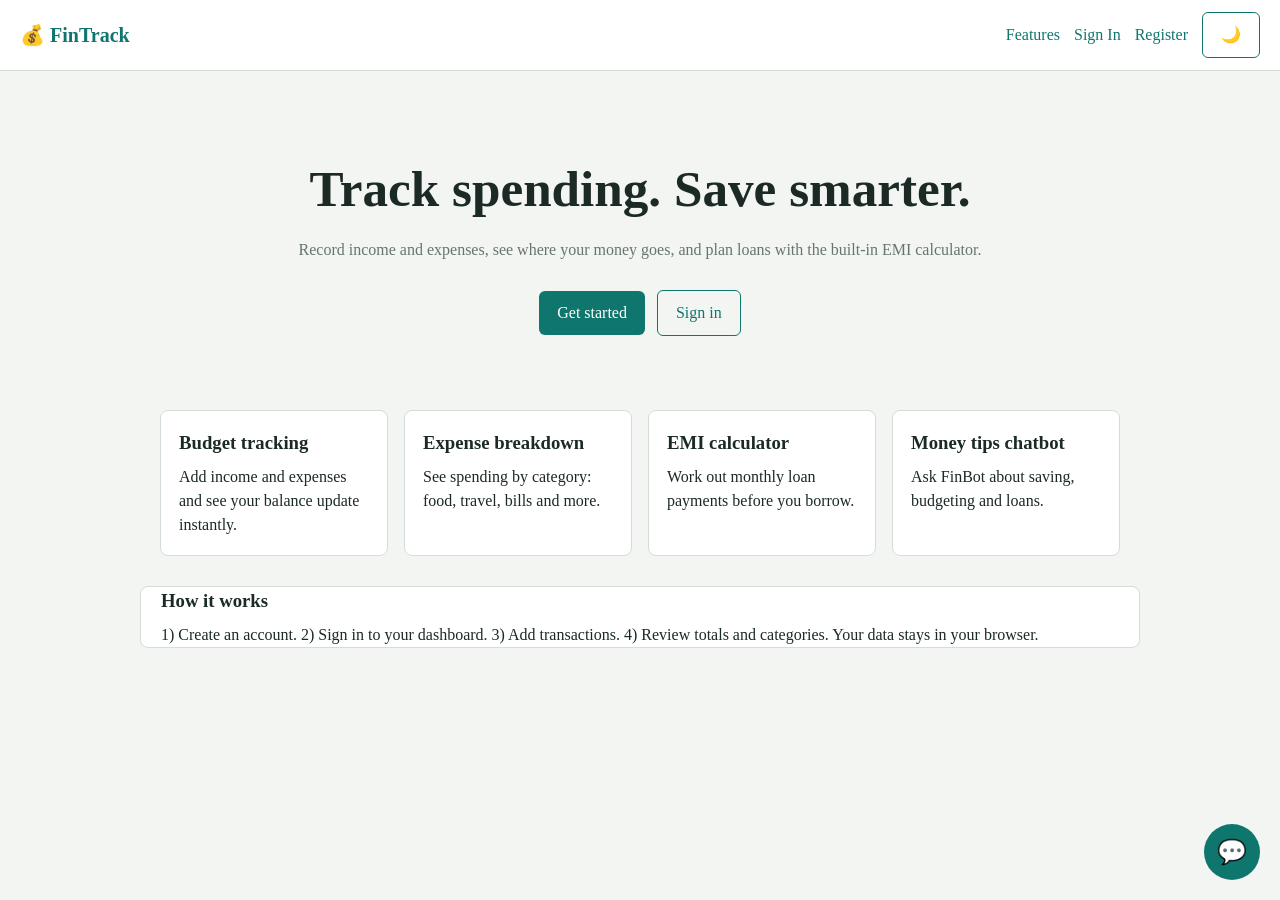
<file: index.html>
<!DOCTYPE html><html lang="en"><head><meta charset="UTF-8"><meta name="viewport" content="width=device-width,initial-scale=1"><title>Home | FinTrack</title><link rel="stylesheet" href="style.css"><script src="theme.js"></script></head>
<body>
<header class="navbar"><a class="logo" href="index.html">💰 FinTrack</a><nav class="nav-links"><a href="index.html#features">Features</a><a href="signin.html">Sign In</a><a href="register.html">Register</a><button id="themeToggle" class="btn outline" aria-label="Toggle theme"></button></nav></header>
<section class="hero"><h1>Track spending. Save smarter.</h1><p>Record income and expenses, see where your money goes, and plan loans with the built-in EMI calculator.</p>
<a class="btn" href="signup.html">Get started</a> <a class="btn outline" href="signin.html">Sign in</a></section>
<section class="features" id="features">
<div class="card"><h3>Budget tracking</h3><p>Add income and expenses and see your balance update instantly.</p></div>
<div class="card"><h3>Expense breakdown</h3><p>See spending by category: food, travel, bills and more.</p></div>
<div class="card"><h3>EMI calculator</h3><p>Work out monthly loan payments before you borrow.</p></div>
<div class="card"><h3>Money tips chatbot</h3><p>Ask FinBot about saving, budgeting and loans.</p></div>
</section>
<section class="outline-doc card"><h3>How it works</h3><p>1) Create an account. 2) Sign in to your dashboard. 3) Add transactions. 4) Review totals and categories. Your data stays in your browser.</p></section>
<script src="chatbot.js"></script></body></html>
</file>
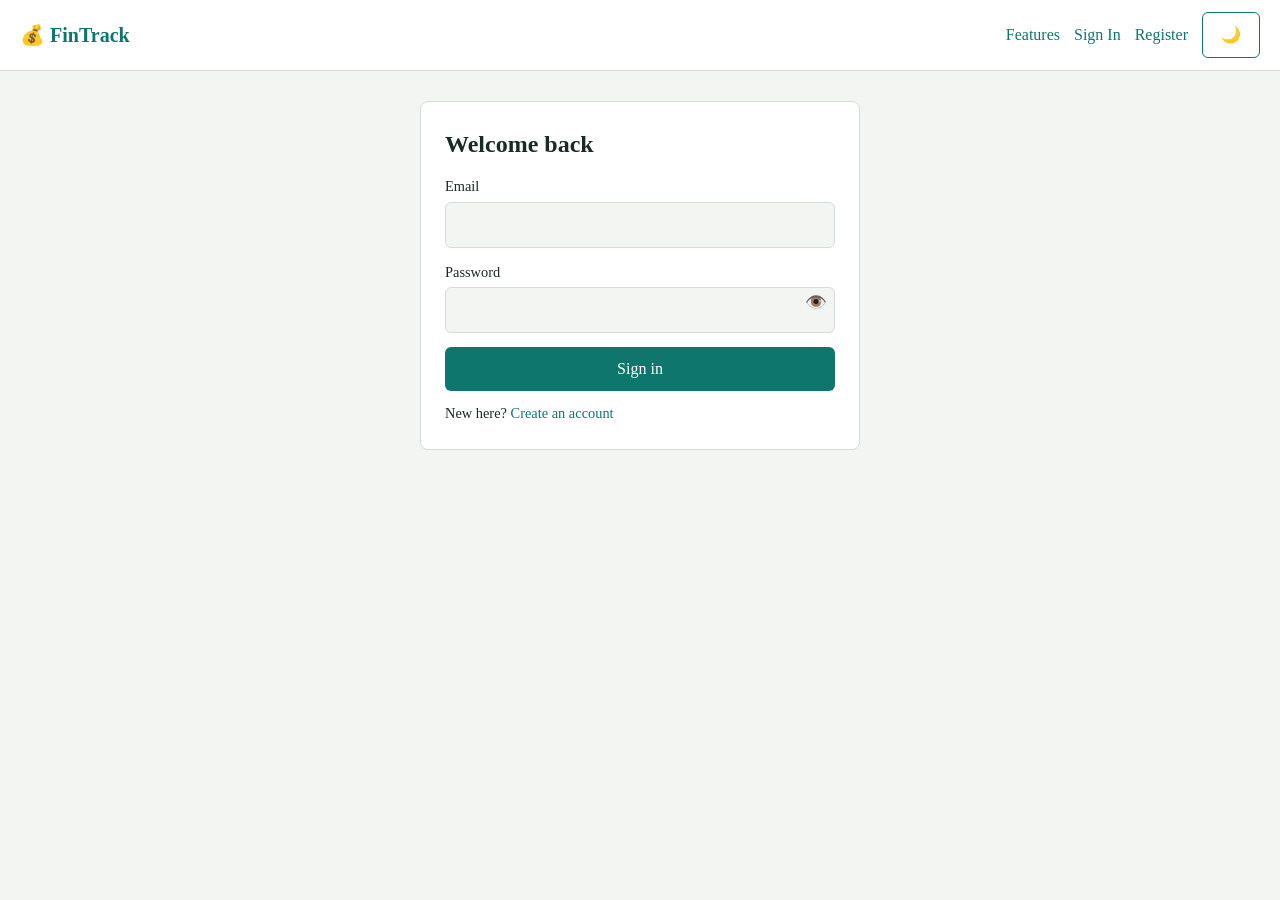
<file: home.html>
<!DOCTYPE html><html lang="en"><head><meta charset="UTF-8"><meta name="viewport" content="width=device-width,initial-scale=1"><title>Dashboard | FinTrack</title><link rel="stylesheet" href="style.css"><script src="theme.js"></script></head>
<body>
<header class="navbar"><button class="menu-btn" id="menuBtn" aria-label="Menu">☰</button><span class="logo">💰 FinTrack</span>
<div class="nav-links"><span id="welcome"></span><button id="themeToggle" class="btn outline" aria-label="Toggle theme"></button><button id="logout" class="btn">Log out</button></div></header>
<main class="dashboard">
<aside class="sidebar card" id="sidebar"><a href="#summary">Overview</a><a href="#add">Add transaction</a><a href="#history">History</a><a href="#emi">EMI calculator</a><a href="#calc">Calculator</a></aside>
<section class="main-col">
<div class="stats" id="summary">
<div class="card"><small>Balance</small><b id="balance">₹0</b></div>
<div class="card"><small>Income</small><b id="income">₹0</b></div>
<div class="card"><small>Expenses</small><b id="expense">₹0</b></div></div>
<div class="card" id="add"><h3>Add transaction</h3>
<form id="txForm"><div class="row">
<div class="field"><label for="title">Title</label><input id="title" required></div>
<div class="field"><label for="amount">Amount (₹)</label><input id="amount" type="number" min="1" step="0.01" required></div>
<div class="field"><label for="type">Type</label><select id="type"><option value="expense">Expense</option><option value="income">Income</option></select></div>
<div class="field"><label for="category">Category</label><select id="category"><option>Food</option><option>Travel</option><option>Bills</option><option>Shopping</option><option>Salary</option><option>Other</option></select></div>
<div class="field"><label for="date">Date</label><input id="date" type="date" required></div></div>
<button class="btn" type="submit">Add transaction</button></form></div>
<div class="card" id="history"><h3>Recent transactions</h3><ul class="list" id="list"></ul></div>
<div class="card" id="emi"><h3>EMI calculator</h3>
<div class="row"><div class="field"><label for="p">Loan amount (₹)</label><input id="p" type="number" min="1"></div>
<div class="field"><label for="r">Interest rate (% / year)</label><input id="r" type="number" min="0" step="0.1"></div>
<div class="field"><label for="n">Tenure (years)</label><input id="n" type="number" min="1"></div></div>
<button class="btn" id="emiBtn" type="button">Calculate EMI</button><p id="emiOut"></p></div>
</section>
<aside class="panel">
<div class="card" id="calc-card"><h3>Calculator</h3><div id="calc"></div></div>
<div class="card"><h3>Spending by category</h3><div id="cats"></div></div>
</aside></main>
<script src="calculator.js"></script><script src="chatbot.js"></script><script src="app.js"></script></body></html>
</file>
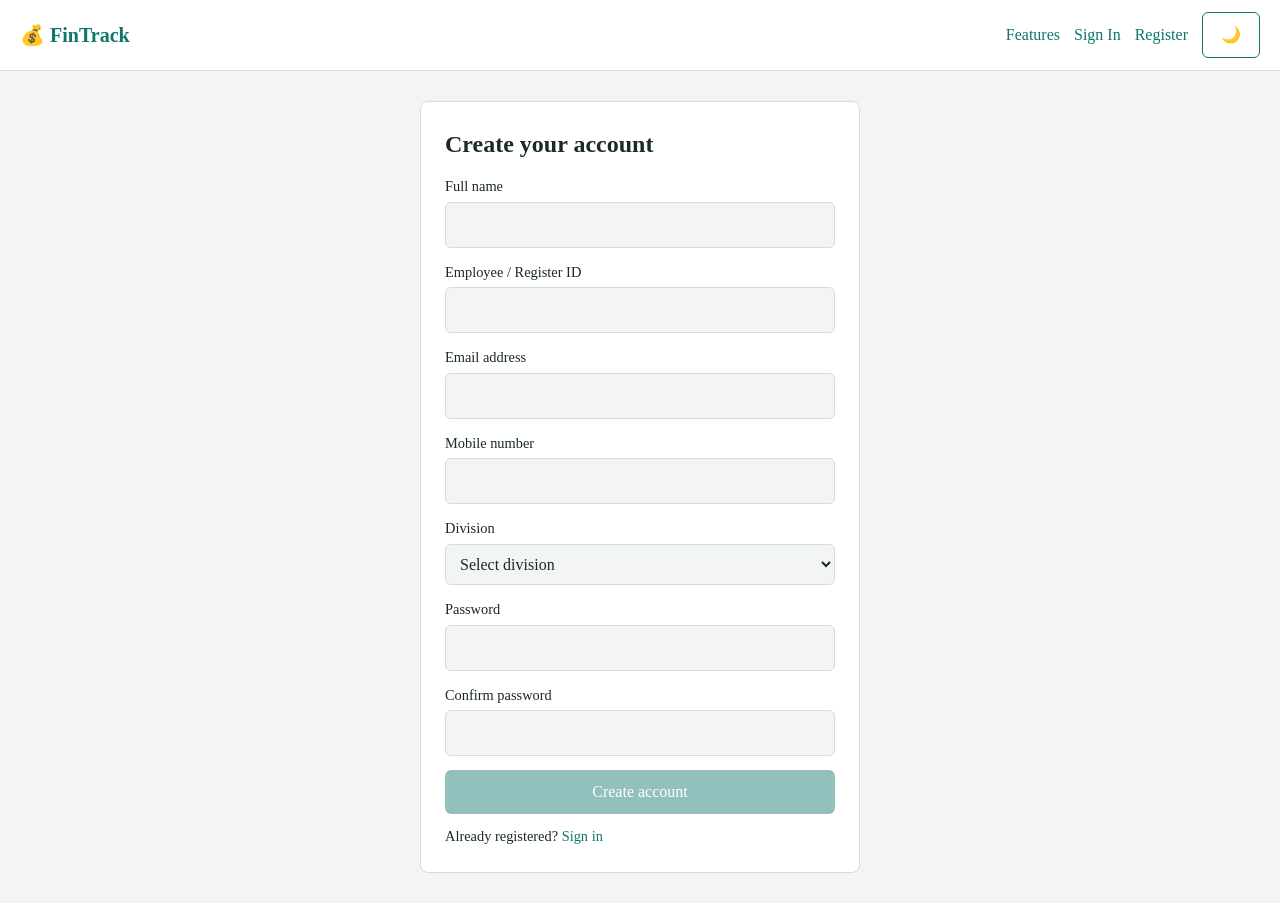
<file: register.html>
<!DOCTYPE html><html lang="en"><head><meta charset="UTF-8"><meta name="viewport" content="width=device-width,initial-scale=1"><title>Register | FinTrack</title><link rel="stylesheet" href="style.css"><script src="theme.js"></script></head>
<body>
<header class="navbar"><a class="logo" href="index.html">💰 FinTrack</a><nav class="nav-links"><a href="index.html#features">Features</a><a href="signin.html">Sign In</a><a href="register.html">Register</a><button id="themeToggle" class="btn outline" aria-label="Toggle theme"></button></nav></header>
<main class="card form-box"><h2>Create your account</h2>
<form id="f" novalidate>
<div class="field"><label for="fullName">Full name</label><input id="fullName" type="text"></div>
<div class="field"><label for="empId">Employee / Register ID</label><input id="empId" type="text"></div>
<div class="field"><label for="email">Email address</label><input id="email" type="email"></div>
<div class="field"><label for="mobile">Mobile number</label><input id="mobile" type="tel"></div>
<div class="field"><label for="dept">Division</label><select id="dept"><option value="">Select division</option><option>CSE</option><option>ECE</option><option>EEE</option><option>MECH</option><option>CIVIL</option></select></div>
<div class="field"><label for="password">Password</label><input id="password" type="password"></div>
<div class="field"><label for="confirm">Confirm password</label><input id="confirm" type="password"></div>
<button class="btn" type="submit">Create account</button>
<p>Already registered? <a href="signin.html">Sign in</a></p>
</form></main>
<script src="auth.js"></script>
<script>
setupForm(document.getElementById('f'), {
  fullName:{test:v=>RE.name.test(v),msg:'Use 2-50 letters and spaces only.'},
  empId:{test:v=>RE.id.test(v),msg:'Use 6-12 letters or numbers.'},
  email:{test:v=>RE.email.test(v),msg:'Enter a valid email address.'},
  mobile:{test:v=>RE.mobile.test(v),msg:'Enter 10 digits starting with 6-9.'},
  dept:{test:v=>v!=='',msg:'Select your division.'},
  password:{test:v=>RE.pass.test(v),msg:'Min 8 chars with upper, lower, number and symbol (@$!%*?&).'},
  confirm:{test:(v,f)=>v!==''&&v===f.querySelector('#password').value,msg:'Passwords do not match.'}
}, function(){
  const g=id=>document.getElementById(id).value.trim();
  if(!saveUser({name:g('fullName'),empId:g('empId'),email:g('email'),mobile:g('mobile'),dept:g('dept'),password:document.getElementById('password').value}))
    return alert('This email is already registered.');
  alert('Account created! Please sign in.'); location.href='signin.html';
});
</script></body></html>
</file>
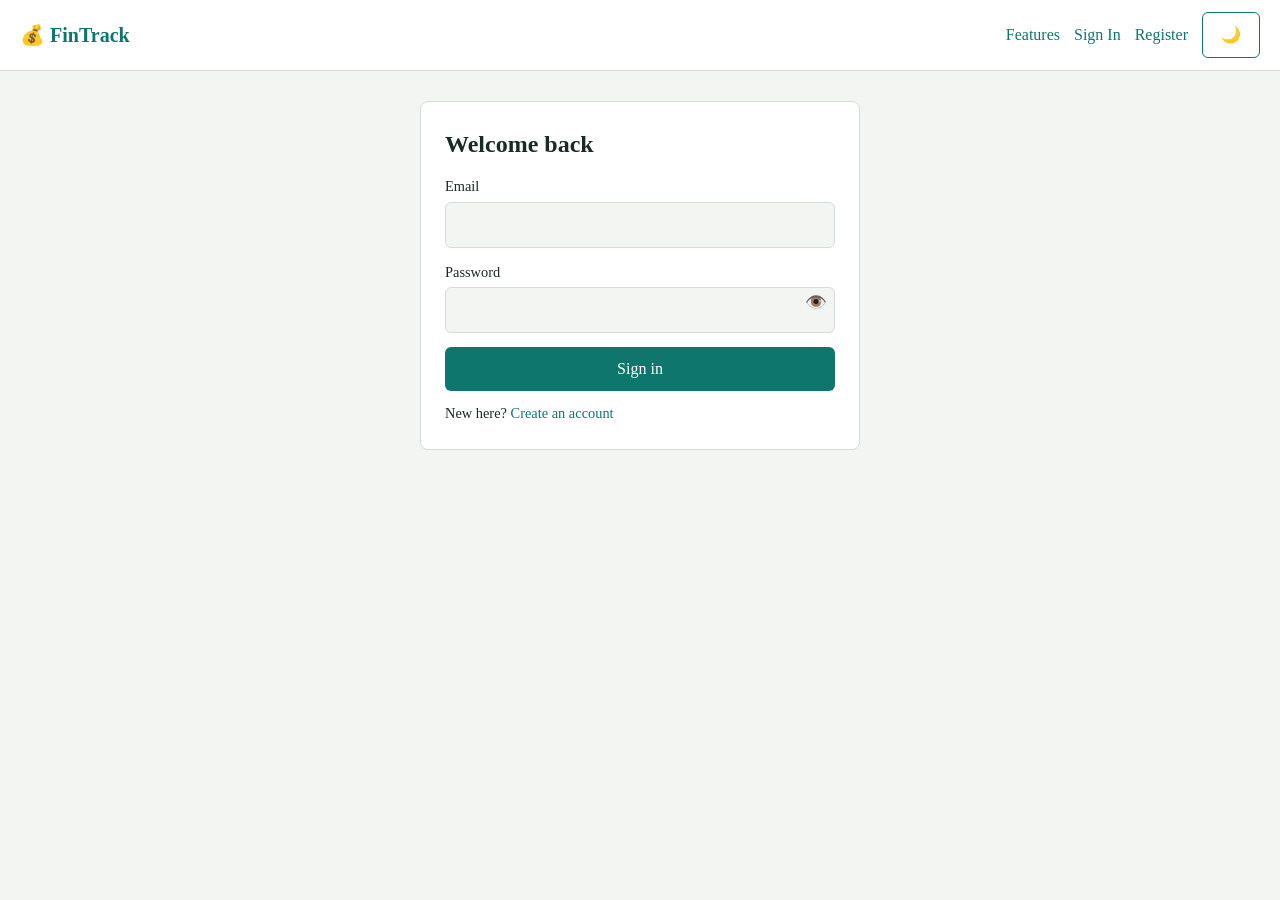
<file: signin.html>
<!DOCTYPE html><html lang="en"><head><meta charset="UTF-8"><meta name="viewport" content="width=device-width,initial-scale=1"><title>Sign In | FinTrack</title><link rel="stylesheet" href="style.css"><script src="theme.js"></script></head>
<body>
<header class="navbar"><a class="logo" href="index.html">💰 FinTrack</a><nav class="nav-links"><a href="index.html#features">Features</a><a href="signin.html">Sign In</a><a href="register.html">Register</a><button id="themeToggle" class="btn outline" aria-label="Toggle theme"></button></nav></header>
<main class="card form-box"><h2>Welcome back</h2>
<div class="alert" id="alertBox" role="alert"></div>
<form id="f" novalidate>
<div class="field"><label for="email">Email</label><input id="email" type="email"></div>
<div class="field"><label for="password">Password</label><input id="password" type="password"><button type="button" class="eye" onclick="toggleEye(this)" aria-label="Show or hide password">👁️</button></div>
<button class="btn" type="submit">Sign in</button>
<p>New here? <a href="signup.html">Create an account</a></p>
</form></main>
<script src="auth.js"></script>
<script>
const box=document.getElementById('alertBox');
const showAlert=m=>{box.textContent=m;box.style.display='block'};
document.getElementById('f').addEventListener('submit',function(e){
  e.preventDefault(); box.style.display='none';
  const em=document.getElementById('email').value.trim(), pw=document.getElementById('password').value;
  if(!RE.email.test(em)||pw.length<8) return showAlert('Enter a valid email and a password of at least 8 characters.');
  const u=getUsers().find(x=>x.email===em&&x.password===pw);
  if(!u) return showAlert('Incorrect email or password.');
  localStorage.setItem('fm_session',JSON.stringify({name:u.name,email:em})); location.href='home.html';
});
</script></body></html>
</file>
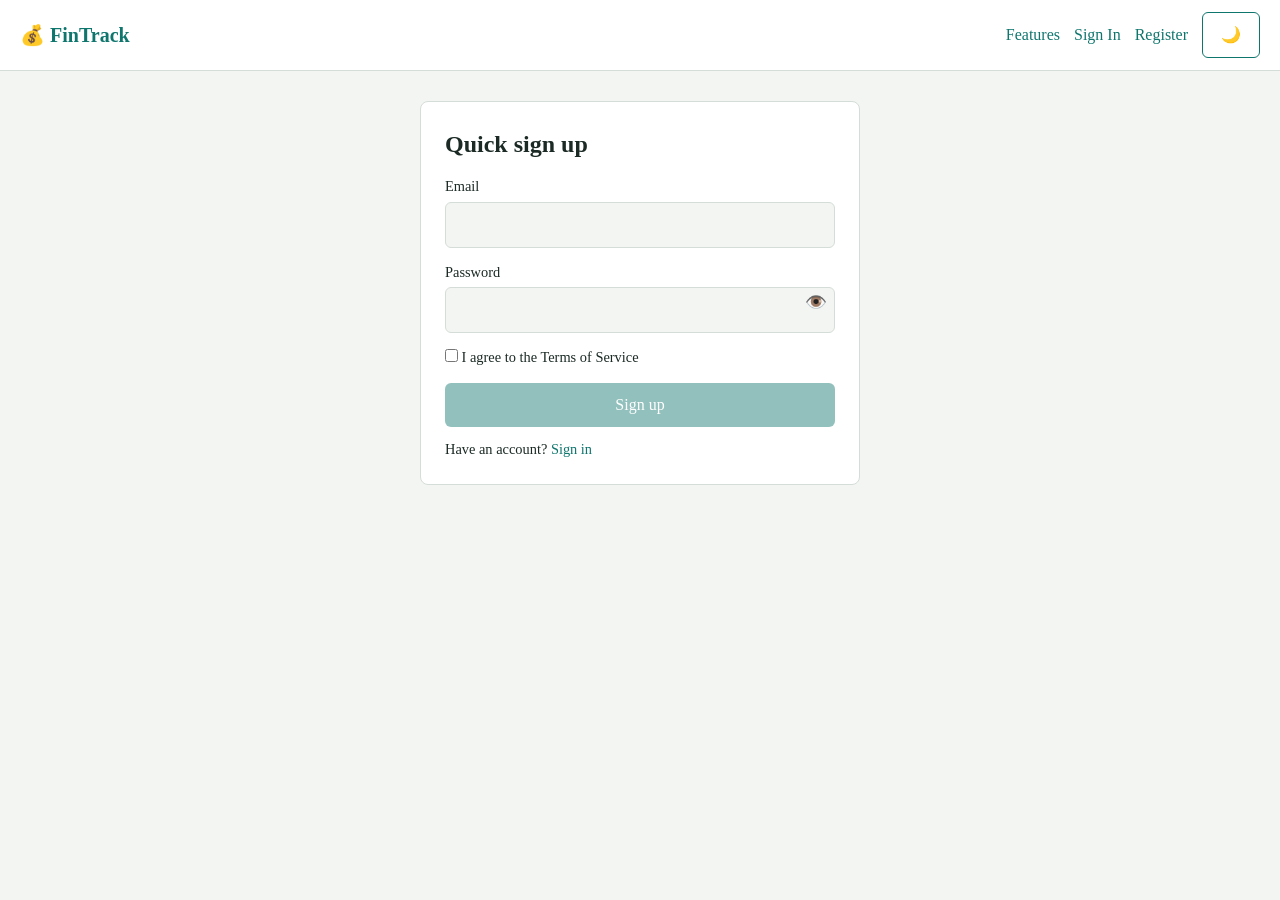
<file: signup.html>
<!DOCTYPE html><html lang="en"><head><meta charset="UTF-8"><meta name="viewport" content="width=device-width,initial-scale=1"><title>Sign Up | FinTrack</title><link rel="stylesheet" href="style.css"><script src="theme.js"></script></head>
<body>
<header class="navbar"><a class="logo" href="index.html">💰 FinTrack</a><nav class="nav-links"><a href="index.html#features">Features</a><a href="signin.html">Sign In</a><a href="register.html">Register</a><button id="themeToggle" class="btn outline" aria-label="Toggle theme"></button></nav></header>
<main class="card form-box"><h2>Quick sign up</h2>
<form id="f" novalidate>
<div class="field"><label for="email">Email</label><input id="email" type="email"></div>
<div class="field"><label for="password">Password</label><input id="password" type="password"><button type="button" class="eye" onclick="toggleEye(this)">👁️</button></div>
<div class="field"><label><input id="terms" type="checkbox"> I agree to the Terms of Service</label></div>
<button class="btn" type="submit">Sign up</button>
<p>Have an account? <a href="signin.html">Sign in</a></p>
</form></main>
<script src="auth.js"></script>
<script>
setupForm(document.getElementById('f'), {
  email:{test:v=>RE.email.test(v),msg:'Enter a valid email address.'},
  password:{test:v=>RE.pass.test(v),msg:'Min 8 chars with upper, lower, number and symbol.'},
  terms:{test:(v,f)=>f.querySelector('#terms').checked,msg:'You must accept the Terms of Service.'}
}, function(){
  const em=document.getElementById('email').value.trim();
  if(!saveUser({name:em.split('@')[0],email:em,password:document.getElementById('password').value})) return alert('This email is already registered.');
  alert('Account created! Please sign in.'); location.href='signin.html';
});
</script></body></html>
</file>
<file: style.css>
:root{--bg:#f3f5f2;--card:#fff;--text:#1b2a25;--muted:#68756f;--primary:#0f766e;--border:#d5ddd8;--danger:#c62828;--ok:#2e7d32}
[data-theme="dark"]{--bg:#0e1815;--card:#17262a;--text:#e6efeb;--muted:#93a39c;--primary:#2dd4bf;--border:#2a3d40}
*{box-sizing:border-box;margin:0;padding:0}
body{font-family:Georgia,'Times New Roman',serif;background:var(--bg);color:var(--text);line-height:1.5}
a{color:var(--primary);text-decoration:none}
.navbar{display:flex;align-items:center;justify-content:space-between;gap:10px;padding:12px 20px;background:var(--card);border-bottom:1px solid var(--border);position:sticky;top:0;z-index:10}
.logo{font-weight:700;font-size:1.25rem}
.nav-links{display:flex;gap:14px;align-items:center}
.btn{background:var(--primary);color:#fff;border:0;padding:10px 18px;border-radius:6px;cursor:pointer;font:inherit}
[data-theme="dark"] .btn{color:#06201c}
.btn:disabled{opacity:.45;cursor:not-allowed}
.btn.outline{background:transparent;color:var(--primary);border:1px solid var(--primary)}
.hero{text-align:center;padding:80px 20px 50px}
.hero h1{font-size:clamp(2rem,6vw,3.2rem);margin-bottom:10px}
.hero p{color:var(--muted);margin-bottom:24px}
.hero .btn{margin:4px;display:inline-block}
.features{display:grid;grid-template-columns:repeat(auto-fit,minmax(220px,1fr));gap:16px;padding:20px;max-width:1000px;margin:auto}
.card{background:var(--card);border:1px solid var(--border);border-radius:8px;padding:18px}
.card h3{margin-bottom:8px}
.outline-doc{max-width:1000px;margin:10px auto 40px;padding:0 20px}
.form-box{max-width:440px;margin:30px auto;padding:24px}
.form-box h2{margin-bottom:14px}
.field{margin-bottom:14px;position:relative}
label{display:block;margin-bottom:4px;font-size:.9rem}
input,select{width:100%;padding:10px;border:1px solid var(--border);border-radius:6px;background:var(--bg);color:var(--text);font:inherit}
input[type=checkbox]{width:auto}
input.invalid,select.invalid{border-color:var(--danger);background:#c6282815}
input.valid,select.valid{border-color:var(--ok)}
.error-msg{color:var(--danger);font-size:.8rem;display:block;margin-top:3px}
.eye{position:absolute;right:8px;top:30px;background:none;border:0;cursor:pointer;font-size:1.1rem}
.alert{background:#c6282820;color:var(--danger);padding:10px;border-radius:6px;margin-bottom:12px;display:none}
.form-box .btn{width:100%}
.form-box p{margin-top:12px;font-size:.9rem}
/* dashboard: mobile = flex column */
.dashboard{display:flex;flex-direction:column;gap:16px;padding:16px}
.main-col,.panel{display:flex;flex-direction:column;gap:16px;min-width:0}
.sidebar{display:none;flex-direction:column;gap:10px;align-self:stretch}
.sidebar.open{display:flex}
.menu-btn{background:none;border:0;font-size:1.5rem;color:var(--text);cursor:pointer}
.stats{display:grid;grid-template-columns:repeat(auto-fit,minmax(140px,1fr));gap:12px}
.stats b{font-size:1.3rem;display:block}
.row{display:grid;grid-template-columns:1fr 1fr;gap:10px}
.list{list-style:none}
.list li{display:flex;justify-content:space-between;align-items:center;gap:8px;padding:8px 0;border-bottom:1px solid var(--border)}
.list li span{flex:1}.list small{color:var(--muted);display:block}
.list button{background:none;border:0;color:var(--muted);cursor:pointer}
.income b{color:var(--ok)}.expense b{color:var(--danger)}
.bar{height:8px;background:var(--border);border-radius:4px;margin:3px 0 10px}
.bar i{display:block;height:100%;background:var(--primary);border-radius:4px}
.calc-screen{background:var(--bg);padding:10px;text-align:right;border-radius:6px;margin-bottom:8px;min-height:46px;font-size:1.3rem;overflow:auto}
.calc-grid{display:grid;grid-template-columns:repeat(4,1fr);gap:6px}
.calc-grid button{padding:12px;font:inherit;border:1px solid var(--border);border-radius:6px;background:var(--bg);color:var(--text);cursor:pointer}
.calc-grid .eq{grid-column:span 4;background:var(--primary);color:#fff}
/* chatbot */
.chat-fab{position:fixed;right:20px;bottom:20px;width:56px;height:56px;border-radius:50%;border:0;background:var(--primary);font-size:1.5rem;cursor:pointer;z-index:20}
.chat-panel{position:fixed;right:20px;bottom:90px;width:300px;max-width:calc(100% - 40px);background:var(--card);border:1px solid var(--border);border-radius:8px;display:none;flex-direction:column;z-index:20}
.chat-panel.open{display:flex}
.chat-head{padding:10px;font-weight:700;border-bottom:1px solid var(--border)}
.chat-log{height:260px;overflow-y:auto;padding:10px;display:flex;flex-direction:column;gap:8px}
.user-msg,.bot-msg{padding:8px 10px;border-radius:8px;max-width:85%;font-size:.9rem}
.user-msg{align-self:flex-end;background:var(--primary);color:#fff}
.bot-msg{align-self:flex-start;background:var(--bg)}
.chat-input{display:flex;gap:6px;padding:8px;border-top:1px solid var(--border)}
.chat-input .btn{width:auto;padding:8px 12px}
@media(min-width:768px){
.dashboard{display:grid;grid-template-columns:250px 1fr 300px;align-items:start}
.sidebar{display:flex}
.menu-btn{display:none}
}
</file>
